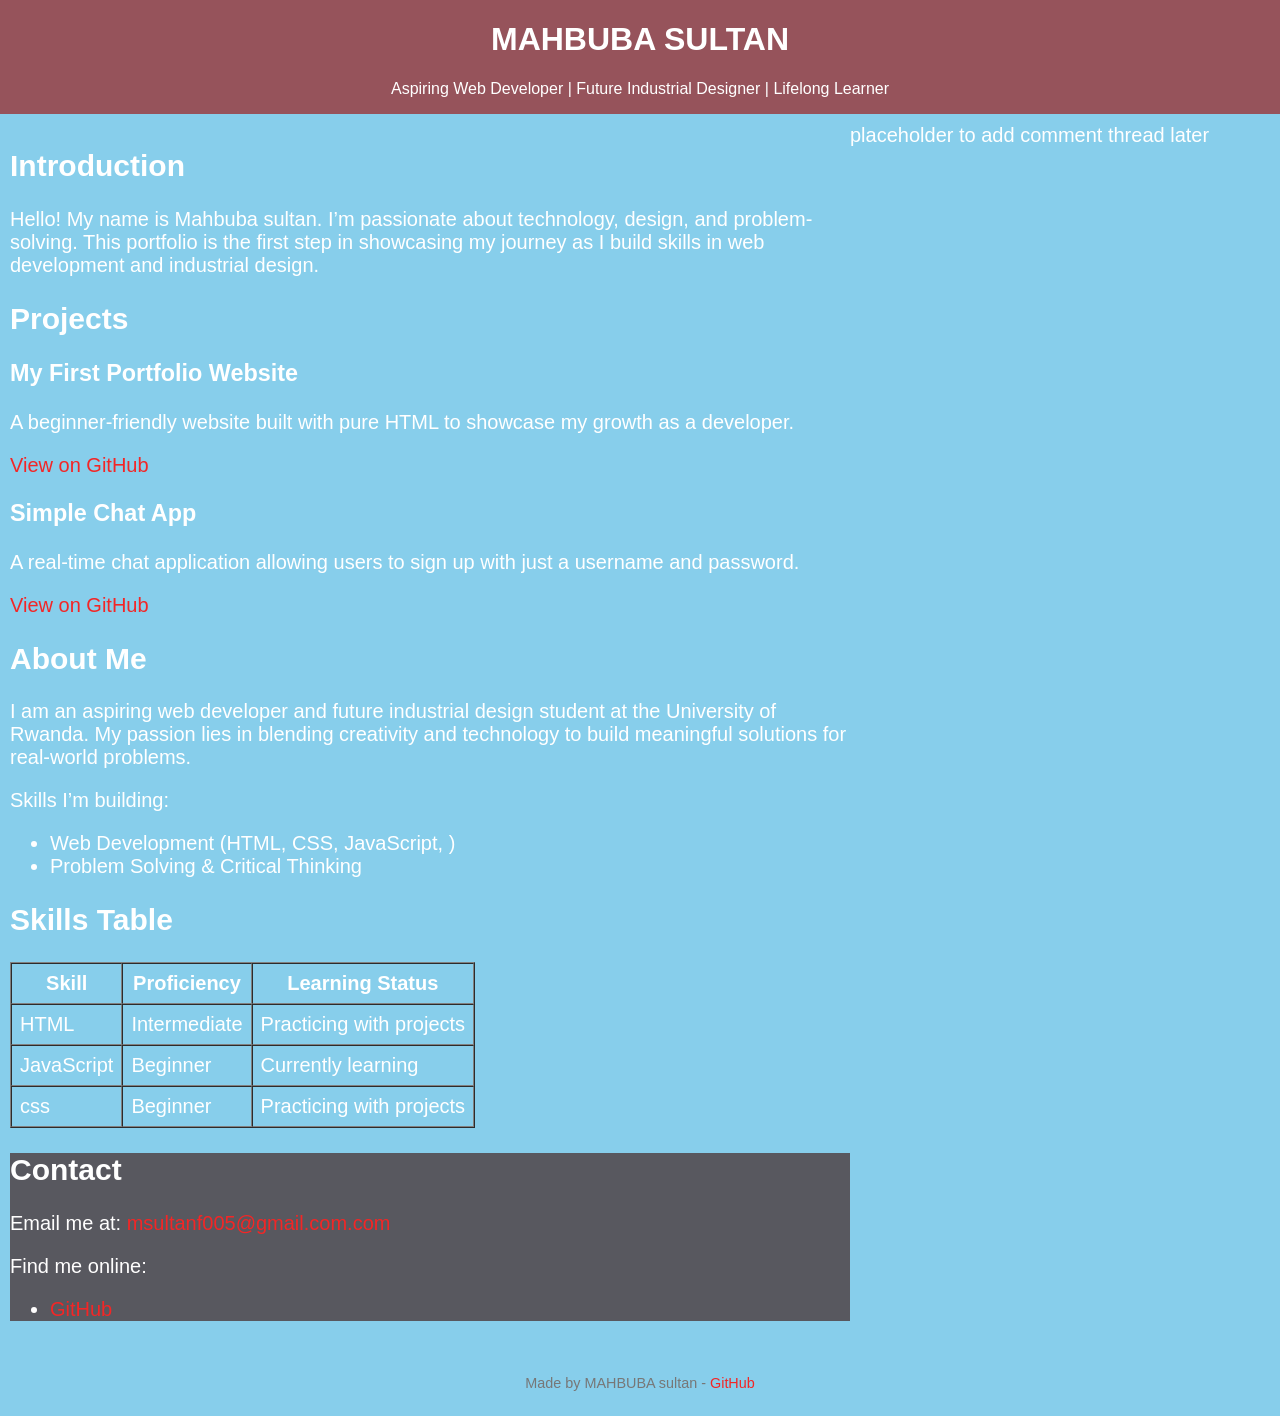
<file: css_basic/index.html>
<!DOCTYPE html>
<html lang="en">
<head>
    <meta charset="utf-8">
    <title> Mahbuaba sultan  Personal Portfolio</title>
    <meta name="viewport" content="width=device-width, initial-scale=1.0">
    
    <link href="base.css" rel="stylesheet">
    <link href="styles.css" rel="stylesheet">

</head>
<body class="works_on_smartphone">
    <!-- Header -->
    <header>
        <h1>MAHBUBA SULTAN</h1>
        <p>Aspiring Web Developer | Future Industrial Designer | Lifelong Learner</p>
    </header>

    <!-- Main Content -->
    <main>
        <!-- Article (portfolio content) -->
        <article>
            <!-- Introduction Section -->
            <section id="introduction">
                <h2>Introduction</h2>
                <p>Hello! My name is Mahbuba sultan. I’m passionate about technology, design, and problem-solving. This portfolio is the first step in showcasing my journey as I build skills in web development and industrial design.</p>
            </section>

            <!-- Projects Section -->
            <section id="projects">
                <h2>Projects</h2>

                <div class="project">
                    <h3>My First Portfolio Website</h3>
                    <p>A beginner-friendly website built with pure HTML to showcase my growth as a developer.</p>
                    <a href="#" target="_blank">View on GitHub</a>
                </div>

                <div class="project">
                    <h3>Simple Chat App</h3>
                    <p>A real-time chat application allowing users to sign up with just a username and password.</p>
                    <a href="#" target="_blank">View on GitHub</a>
                </div>

              
            </section>

            <!-- About Me Section -->
            <section id="about">
                <h2>About Me</h2>
                <p>I am an aspiring web developer and future industrial design student at the University of Rwanda. My passion lies in blending creativity and technology to build meaningful solutions for real-world problems.</p>
                <p>Skills I’m building:</p>
                <ul>
                    <li>Web Development (HTML, CSS, JavaScript, )</li>
                    <li>Problem Solving & Critical Thinking</li>
                </ul>
            </section>

            <!-- Skills Table Section -->
            <section id="skills">
                <h2>Skills Table</h2>
                <table border="1" cellpadding="8" cellspacing="0">
                    <thead>
                        <tr>
                            <th>Skill</th>
                            <th>Proficiency</th>
                            <th>Learning Status</th>
                        </tr>
                    </thead>
                    <tbody>
                        <tr>
                            <td>HTML </td>
                            <td>Intermediate</td>
                            <td>Practicing with projects</td>
                        </tr>
                        <tr>
                            <td>JavaScript</td>
                            <td>Beginner</td>
                            <td>Currently learning</td>
                        </tr>
                        <tr>
                            <td>css</td>
                            <td>Beginner</td>
                            <td>Practicing with projects</td>
                        </tr>
                       
                    </tbody>
                </table>
            </section>

            <!-- Contact Section -->
            <section id="contact">
                <h2>Contact</h2>
                <p>Email me at: <a href="msultanf005@gmail.com">msultanf005@gmail.com.com</a></p>
                <p>Find me online:</p>
                <ul>
                
                    <li><a href="https://github.com/mahbubasultan" target="_blank">GitHub</a></li>
                </ul>
            </section>
        </article>

        <!-- Aside -->
        <aside>
            placeholder to add comment thread later
        </aside>
    </main>

    <!-- Footer -->
    <footer>
        <p>Made by MAHBUBA sultan - <a href="https://github.com/mahbubasultan" target="_blank">GitHub</a></p>
    </footer>
</body>
</html>
</file>
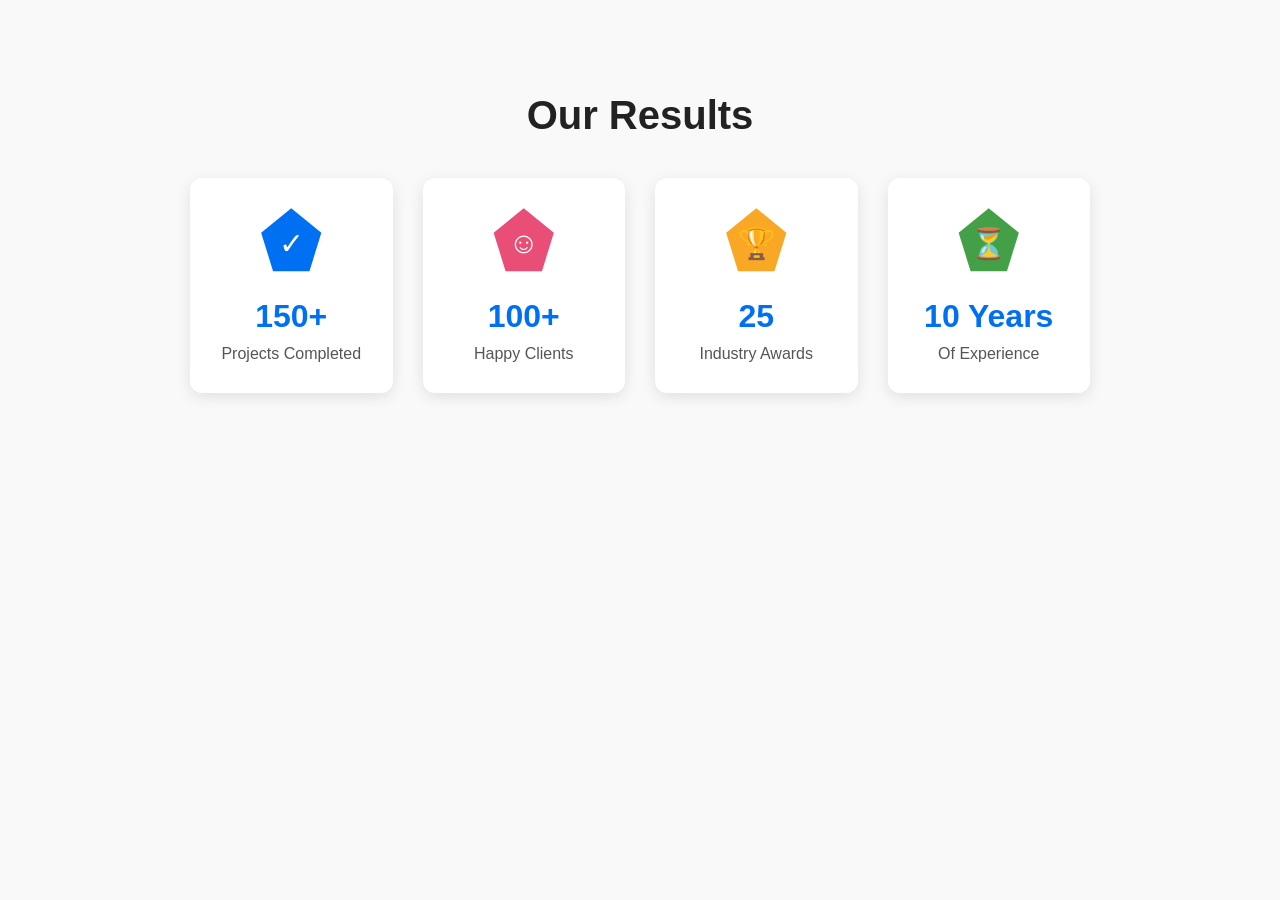
<file: headphones/6-index.html>
<!DOCTYPE html>
<html lang="en">
<head>
<meta charset="UTF-8" />
<meta name="viewport" content="width=device-width, initial-scale=1" />
<title>Our Results Section with CSS Pentagons</title>
<link rel="stylesheet" href="6-styles.css">
</head>
<body>

<section class="our-results" id="our-results">
  <div class="container">
    <h2 class="section-title">Our Results</h2>
    <div class="results-grid">
      <div class="result-item">
        <div class="pentagon">✓</div>
        <h3>150+</h3>
        <p>Projects Completed</p>
      </div>
      <div class="result-item">
        <div class="pentagon">☺</div>
        <h3>100+</h3>
        <p>Happy Clients</p>
      </div>
      <div class="result-item">
        <div class="pentagon">🏆</div>
        <h3>25</h3>
        <p>Industry Awards</p>
      </div>
      <div class="result-item">
        <div class="pentagon">⏳</div>
        <h3>10 Years</h3>
        <p>Of Experience</p>
      </div>
    </div>
  </div>
</section>

</body>
</html>
</file>
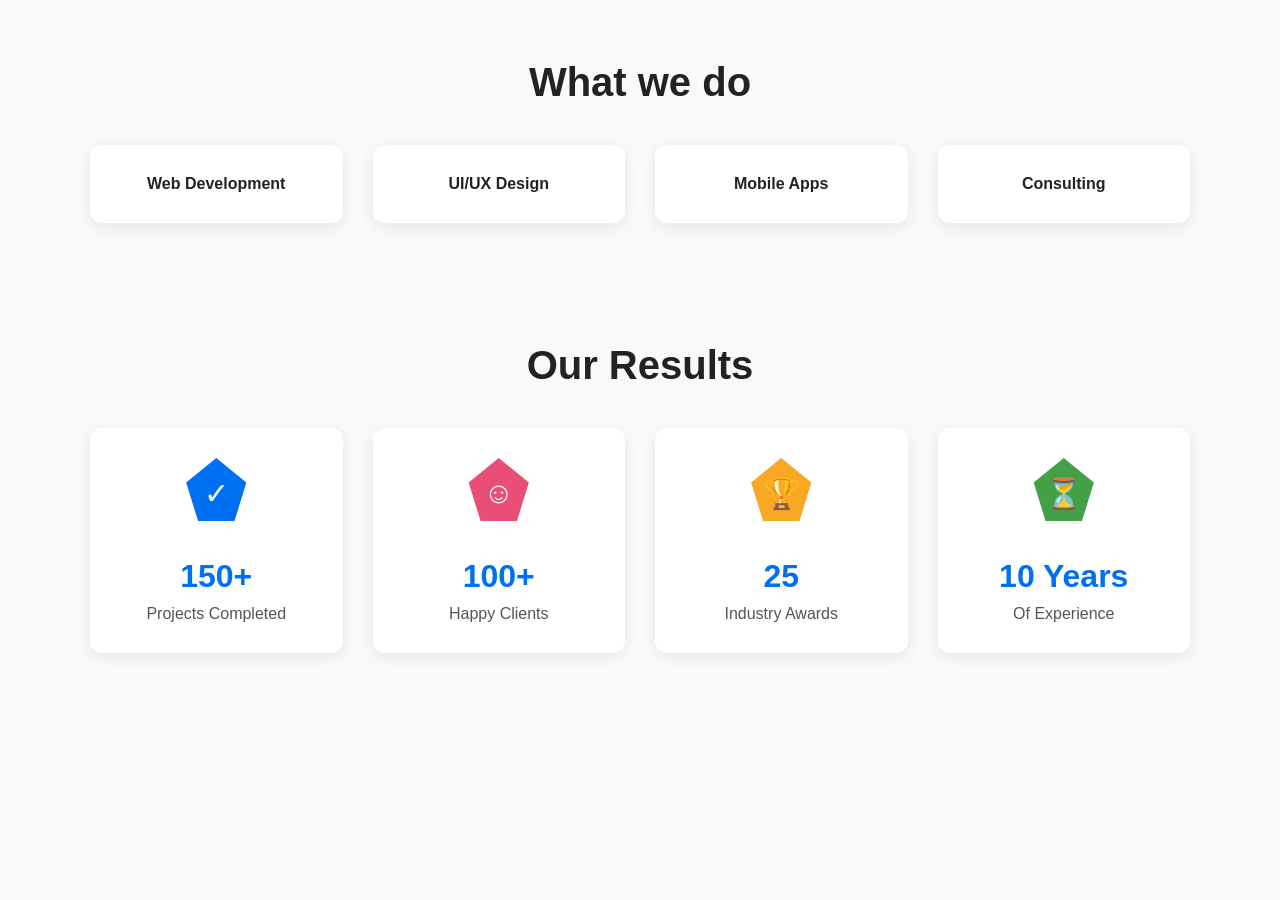
<file: headphones/7-index.html>
<!DOCTYPE html>
<html lang="en">
<head>
  <meta charset="UTF-8" />
  <meta name="viewport" content="width=device-width, initial-scale=1" />
  <title>Animated Sections - ALX Project</title>
    <link rel="stylesheet" href="7-styles.css">
</head>
<body>

<!-- What we do Section -->
<section class="what-we-do" id="what-we-do">
  <div class="container">
    <h2 class="section-title">What we do</h2>
    <div class="items-grid">
      <div class="item">Web Development</div>
      <div class="item">UI/UX Design</div>
      <div class="item">Mobile Apps</div>
      <div class="item">Consulting</div>
    </div>
  </div>
</section>

<!-- Our Results Section -->
<section class="our-results" id="our-results">
  <div class="container">
    <h2 class="section-title">Our Results</h2>
    <div class="results-grid">
      <div class="result-item">
        <div class="pentagon">✓</div>
        <h3>150+</h3>
        <p>Projects Completed</p>
      </div>
      <div class="result-item">
        <div class="pentagon">☺</div>
        <h3>100+</h3>
        <p>Happy Clients</p>
      </div>
      <div class="result-item">
        <div class="pentagon">🏆</div>
        <h3>25</h3>
        <p>Industry Awards</p>
      </div>
      <div class="result-item">
        <div class="pentagon">⏳</div>
        <h3>10 Years</h3>
        <p>Of Experience</p>
      </div>
    </div>
  </div>
</section>

</body>
</html>
</file>
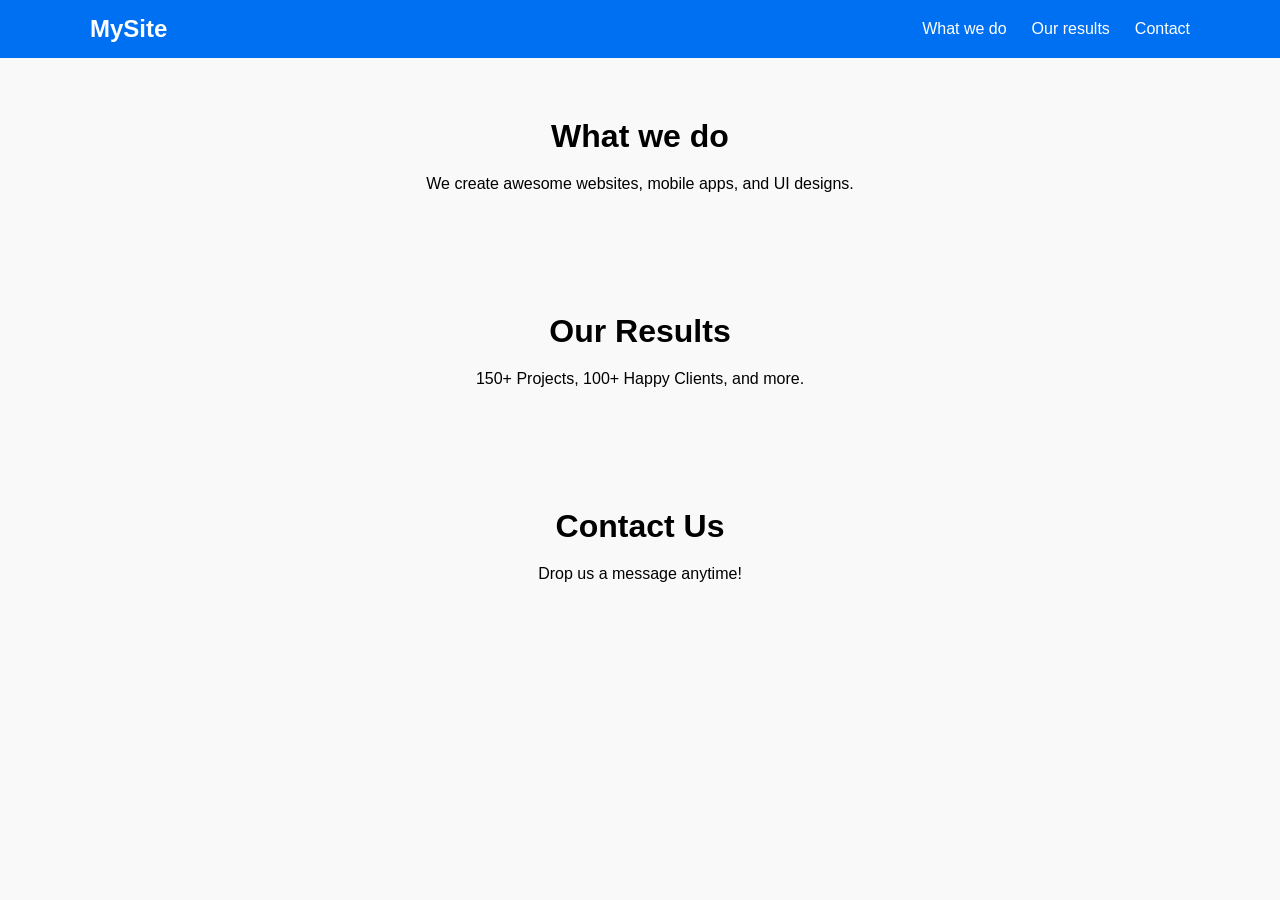
<file: headphones/8-index.html>
<!DOCTYPE html>
<html lang="en">
<head>
  <meta charset="UTF-8" />
  <meta name="viewport" content="width=device-width, initial-scale=1" />
  <title>Responsive Landing Page with Hamburger Menu</title>
  <link rel="stylesheet" href="8-styles.css">
</head>
<body>

<header>
  <div class="nav-container">
    <div class="logo">MySite</div>
    <nav class="desktop-nav">
      <a href="#what-we-do">What we do</a>
      <a href="#our-results">Our results</a>
      <a href="#contact">Contact</a>
    </nav>
    <div class="hamburger" id="hamburger">
      <span></span>
      <span></span>
      <span></span>
    </div>
  </div>
  <div class="mobile-nav" id="mobileNav">
    <a href="#what-we-do">What we do</a>
    <a href="#our-results">Our results</a>
    <a href="#contact">Contact</a>
  </div>
</header>

<!-- Just dummy sections for demo -->
<section id="what-we-do">
  <h2>What we do</h2>
  <p>We create awesome websites, mobile apps, and UI designs.</p>
</section>

<section id="our-results">
  <h2>Our Results</h2>
  <p>150+ Projects, 100+ Happy Clients, and more.</p>
</section>

<section id="contact">
  <h2>Contact Us</h2>
  <p>Drop us a message anytime!</p>
</section>

<script>
  const hamburger = document.getElementById('hamburger');
  const mobileNav = document.getElementById('mobileNav');

  hamburger.addEventListener('click', () => {
    mobileNav.classList.toggle('show');
  });
</script>

</body>
</html>
</file>
<file: css_basic/base.css>
body{
    margin: 0;
    padding: 0;
    font-family: sans-serif;
    background-color: skyblue;
}

h1,h2,h3{
    color: #ffffff;
}

a{
    text-decoration: none;
    color: #f32626;
}
</file>
<file: css_basic/styles.css>
body{
    display: flex;
    flex-direction: column;
   background-image: url(https://dm0qx8t0i9gc9.cloudfront.net/thumbnails/image/rDtN98Qoishumwih/summer-background-abstract-background-wallpaper-use-for-presentation_HDDYoJOhMg_thumb.jpg);
   background-position: center;
   background-size: cover;
    color: white
    
}
main{
 display: flex;
 flex-direction: row;
 flex: auto;
 padding: 10px;
 font-size: 20px;
}

header{
    text-align: center; 
    background: rgba(156, 42, 42, 0.747);
    color: white;
}



article{
    flex: 2;
    overflow-y: auto;
}

aside{
    flex: 1;
    overflow-y: auto;
}

footer {
    text-align: center;
    font-size: 0.9em;
    padding: 10px;
    color: #777;
}

#contact{
    background-color: rgb(88, 88, 95);
    color: #fffefe;
}
</file>
<file: headphones/6-styles.css>
body {
    font-family: Arial, sans-serif;
    background: #f9f9f9;
    margin: 0;
    padding: 0;
  }
  .our-results {
    padding: 60px 20px;
    background-color: #f9f9f9;
    text-align: center;
  }

  .our-results .section-title {
    font-size: 2.5rem;
    margin-bottom: 40px;
    font-weight: 700;
    color: #222;
  }

  .results-grid {
    display: grid;
    grid-template-columns: repeat(auto-fit, minmax(180px, 1fr));
    gap: 30px;
    max-width: 900px;
    margin: 0 auto;
  }

  .result-item {
    background: white;
    padding: 30px 20px;
    border-radius: 12px;
    box-shadow: 0 4px 15px rgb(0 0 0 / 0.1);
    display: flex;
    flex-direction: column;
    align-items: center;
  }

  /* Pentagon shape */
  .pentagon {
    width: 70px;
    height: 70px;
    background-color: #0070f3; /* default blue */
    clip-path: polygon(
      50% 0%,
      93% 35%,
      76% 90%,
      24% 90%,
      7% 35%
    );
    margin: 0 auto 20px;
    display: flex;
    justify-content: center;
    align-items: center;
    color: white;
    font-size: 30px;
    user-select: none;
  }

  /* Different colors per pentagon */
  .result-item:nth-child(1) .pentagon {
    background-color: #0070f3; /* blue */
  }

  .result-item:nth-child(2) .pentagon {
    background-color: #e94e77; /* pink */
  }

  .result-item:nth-child(3) .pentagon {
    background-color: #f9a825; /* amber */
  }

  .result-item:nth-child(4) .pentagon {
    background-color: #43a047; /* green */
  }

  .result-item h3 {
    font-size: 2rem;
    color: #0070f3;
    margin: 0 0 10px;
    font-weight: 700;
  }

  .result-item p {
    font-size: 1rem;
    color: #555;
    margin: 0;
  }
</file>
<file: headphones/7-styles.css>
* {
  box-sizing: border-box;
  margin: 0;
  padding: 0;
}

body {
  font-family: Arial, sans-serif;
  background: #f9f9f9;
  color: #222;
}

section {
  padding: 60px 20px;
  text-align: center;
}

h2.section-title {
  font-size: 2.5rem;
  margin-bottom: 40px;
  font-weight: 700;
}

.container {
  max-width: 1100px;
  margin: auto;
}

/* What we do section */
.what-we-do .items-grid {
  display: grid;
  grid-template-columns: repeat(auto-fit, minmax(200px, 1fr));
  gap: 30px;
}

.what-we-do .item {
  background: #fff;
  padding: 30px 20px;
  border-radius: 12px;
  box-shadow: 0 4px 15px rgba(0, 0, 0, 0.08);
  font-weight: 600;
  transition: transform 0.3s ease, box-shadow 0.3s ease;
  opacity: 0;
  animation: fadeUp 0.8s ease-out forwards;
}

/* Our Results Section */
.results-grid {
  display: grid;
  grid-template-columns: repeat(auto-fit, minmax(180px, 1fr));
  gap: 30px;
}

.result-item {
  background: #fff;
  padding: 30px 20px;
  border-radius: 12px;
  box-shadow: 0 4px 15px rgba(0, 0, 0, 0.08);
  display: flex;
  flex-direction: column;
  align-items: center;
  transition: transform 0.3s ease, box-shadow 0.3s ease;
  opacity: 0;
  animation: fadeUp 0.8s ease-out forwards;
}

.result-item h3 {
  font-size: 2rem;
  color: #0070f3;
  margin: 10px 0;
}

.result-item p {
  font-size: 1rem;
  color: #555;
}

/* Pentagon Shape */
.pentagon {
  width: 70px;
  height: 70px;
  clip-path: polygon(50% 0%, 93% 35%, 76% 90%, 24% 90%, 7% 35%);
  display: flex;
  justify-content: center;
  align-items: center;
  color: white;
  font-size: 30px;
  margin-bottom: 20px;
}

.result-item:nth-child(1) .pentagon { background-color: #0070f3; }
.result-item:nth-child(2) .pentagon { background-color: #e94e77; }
.result-item:nth-child(3) .pentagon { background-color: #f9a825; }
.result-item:nth-child(4) .pentagon { background-color: #43a047; }

/* Animations */
@keyframes fadeUp {
  from {
    opacity: 0;
    transform: translateY(30px);
  }
  to {
    opacity: 1;
    transform: translateY(0);
  }
}

@keyframes bounce {
  0%, 100% { transform: translateY(0); }
  50% { transform: translateY(-8px); }
}

.what-we-do .item:hover,
.our-results .result-item:hover {
  animation: bounce 0.6s ease;
  transform: scale(1.05);
  box-shadow: 0 10px 25px rgba(0, 0, 0, 0.1);
}

/* Delays for staggered animation */
.what-we-do .item:nth-child(1),
.our-results .result-item:nth-child(1) {
  animation-delay: 0.2s;
}

.what-we-do .item:nth-child(2),
.our-results .result-item:nth-child(2) {
  animation-delay: 0.4s;
}

.what-we-do .item:nth-child(3),
.our-results .result-item:nth-child(3) {
  animation-delay: 0.6s;
}

.what-we-do .item:nth-child(4),
.our-results .result-item:nth-child(4) {
  animation-delay: 0.8s;
}

/* Responsive tweaks */
@media (max-width: 500px) {
  .result-item h3 {
    font-size: 1.5rem;
  }

  .pentagon {
    width: 50px;
    height: 50px;
    font-size: 22px;
  }
}
</file>
<file: headphones/8-styles.css>
* {
      margin: 0;
      padding: 0;
      box-sizing: border-box;
    }

    body {
      font-family: Arial, sans-serif;
      background: #f9f9f9;
    }

    /* ===== NAVBAR ===== */
    header {
      background-color: #0070f3;
      padding: 15px 20px;
      position: relative;
    }

    .nav-container {
      max-width: 1100px;
      margin: auto;
      display: flex;
      justify-content: space-between;
      align-items: center;
      color: white;
    }

    .logo {
      font-size: 1.5rem;
      font-weight: bold;
    }

    nav {
      display: flex;
      gap: 25px;
    }

    nav a {
      color: white;
      text-decoration: none;
      font-weight: 500;
      transition: color 0.3s ease;
    }

    nav a:hover {
      color: #d0e6ff;
    }

    /* Hamburger icon */
    .hamburger {
      display: none;
      flex-direction: column;
      justify-content: space-between;
      width: 25px;
      height: 20px;
      cursor: pointer;
    }

    .hamburger span {
      height: 3px;
      background-color: white;
      border-radius: 2px;
      transition: 0.3s;
    }

    /* Mobile nav menu */
    .mobile-nav {
      display: none;
      flex-direction: column;
      background-color: #0070f3;
      position: absolute;
      top: 60px;
      left: 0;
      width: 100%;
      padding: 20px;
      animation: slideDown 0.3s ease forwards;
    }

    .mobile-nav a {
      padding: 10px 0;
      color: white;
      text-decoration: none;
      font-weight: 500;
    }

    @keyframes slideDown {
      from { opacity: 0; transform: translateY(-10px); }
      to { opacity: 1; transform: translateY(0); }
    }

    /* Responsive */
    @media (max-width: 480px) {
      nav {
        display: none;
      }

      .hamburger {
        display: flex;
      }

      .mobile-nav.show {
        display: flex;
      }
    }

    /* ===== Placeholder Content ===== */
    section {
      padding: 60px 20px;
      text-align: center;
    }

    h2 {
      font-size: 2rem;
      margin-bottom: 20px;
    }

    p {
      max-width: 600px;
      margin: auto;
    }
</file>
